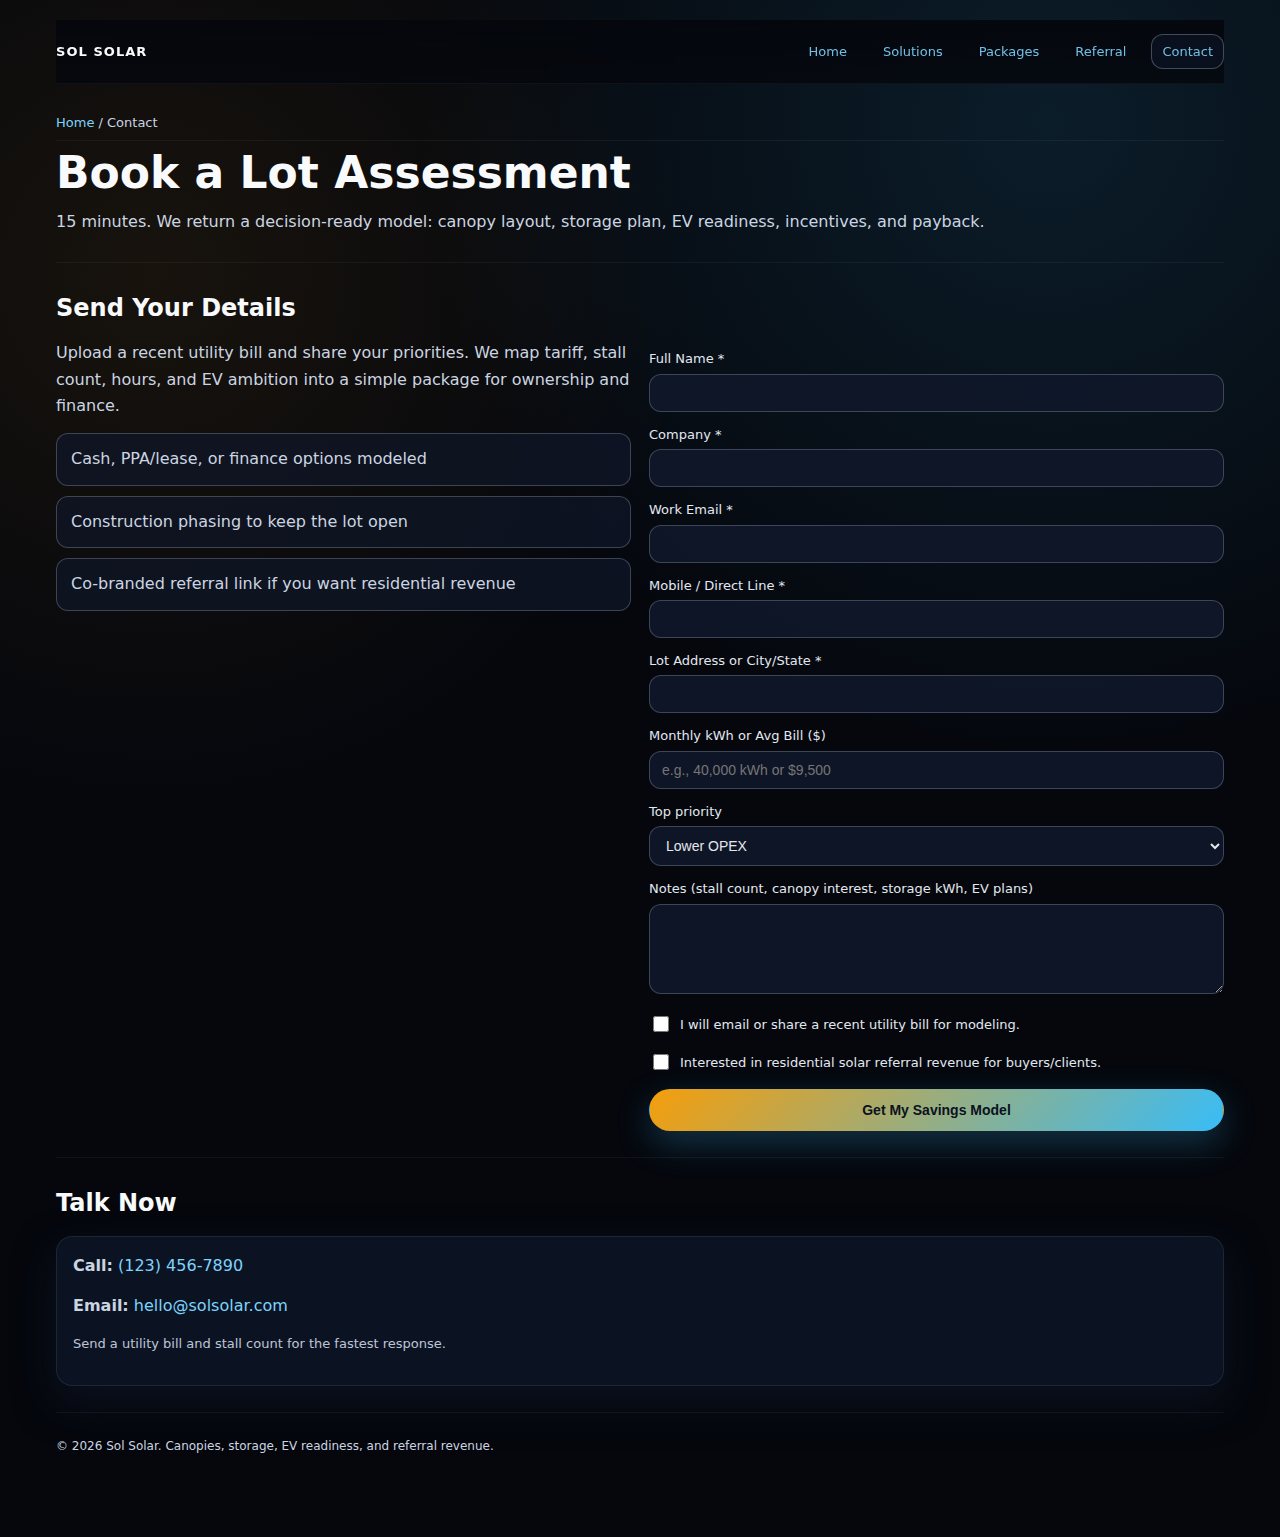
<file: contact.html>
<!DOCTYPE html>
<html lang="en">
<head>
  <meta charset="UTF-8">
  <title>Contact Sol Solar | Book a Lot Assessment</title>
  <meta name="viewport" content="width=device-width, initial-scale=1">
  <meta name="description" content="Send your utility bill, stall count, and EV goals for a fast solar canopy and storage model.">
  <link rel="stylesheet" href="styles.css">
</head>
<body>
  <div class="page">
    <header>
      <div class="nav" aria-label="Primary">
        <div class="brand">Sol Solar</div>
        <nav class="nav-links">
          <a href="index.html">Home</a>
          <a href="solutions.html">Solutions</a>
          <a href="products.html">Packages</a>
          <a href="referrals.html">Referral</a>
          <a aria-current="page" href="contact.html">Contact</a>
        </nav>
      </div>
    </header>

    <div class="breadcrumb"><a href="index.html">Home</a> / Contact</div>

    <section class="hero-mini">
      <h1>Book a Lot Assessment</h1>
      <p>15 minutes. We return a decision-ready model: canopy layout, storage plan, EV readiness, incentives, and payback.</p>
    </section>

    <section>
      <h2>Send Your Details</h2>
      <div class="two-col">
        <div>
          <p>Upload a recent utility bill and share your priorities. We map tariff, stall count, hours, and EV ambition into a simple package for ownership and finance.</p>
          <ul class="list">
            <li>Cash, PPA/lease, or finance options modeled</li>
            <li>Construction phasing to keep the lot open</li>
            <li>Co-branded referral link if you want residential revenue</li>
          </ul>
        </div>
        <div>
          <form data-endpoint="https://formspree.io/f/YOUR_FORM_ID">
            <div><label for="name">Full Name *</label><input id="name" name="name" required></div>
            <div><label for="company">Company *</label><input id="company" name="company" required></div>
            <div><label for="email">Work Email *</label><input id="email" type="email" name="email" required></div>
            <div><label for="phone">Mobile / Direct Line *</label><input id="phone" name="phone" required pattern="[- +()0-9]{7,}"></div>
            <div><label for="location">Lot Address or City/State *</label><input id="location" name="location" required></div>
            <div><label for="load">Monthly kWh or Avg Bill ($)</label><input id="load" name="load" placeholder="e.g., 40,000 kWh or $9,500"></div>
            <div><label for="priority">Top priority</label><select id="priority" name="priority"><option>Lower OPEX</option><option>Demand charge relief</option><option>Shade canopies</option><option>EV/charger readiness</option><option>Resilience / outage protection</option></select></div>
            <div><label for="notes">Notes (stall count, canopy interest, storage kWh, EV plans)</label><textarea id="notes" name="notes"></textarea></div>
            <div class="checkbox-row"><input id="upload" type="checkbox" name="upload"><label for="upload">I will email or share a recent utility bill for modeling.</label></div>
            <div class="checkbox-row"><input id="referral" type="checkbox" name="referral"><label for="referral">Interested in residential solar referral revenue for buyers/clients.</label></div>
            <button type="submit" class="btn btn-primary" style="width:100%;">Get My Savings Model</button>
            <div class="form-status ok">Thanks! We have your details and will send your model.</div>
            <div class="form-status"></div>
          </form>
        </div>
      </div>
    </section>

    <section>
      <h2>Talk Now</h2>
      <div class="card">
        <p><strong>Call:</strong> <a href="tel:+11234567890">(123) 456-7890</a></p>
        <p><strong>Email:</strong> <a href="mailto:hello@solsolar.com">hello@solsolar.com</a></p>
        <p class="note">Send a utility bill and stall count for the fastest response.</p>
      </div>
    </section>

    <footer>
      &copy; <span data-year></span> Sol Solar. Canopies, storage, EV readiness, and referral revenue.
    </footer>
  </div>
  <script src="script.js"></script>
</body>
</html>
</file>
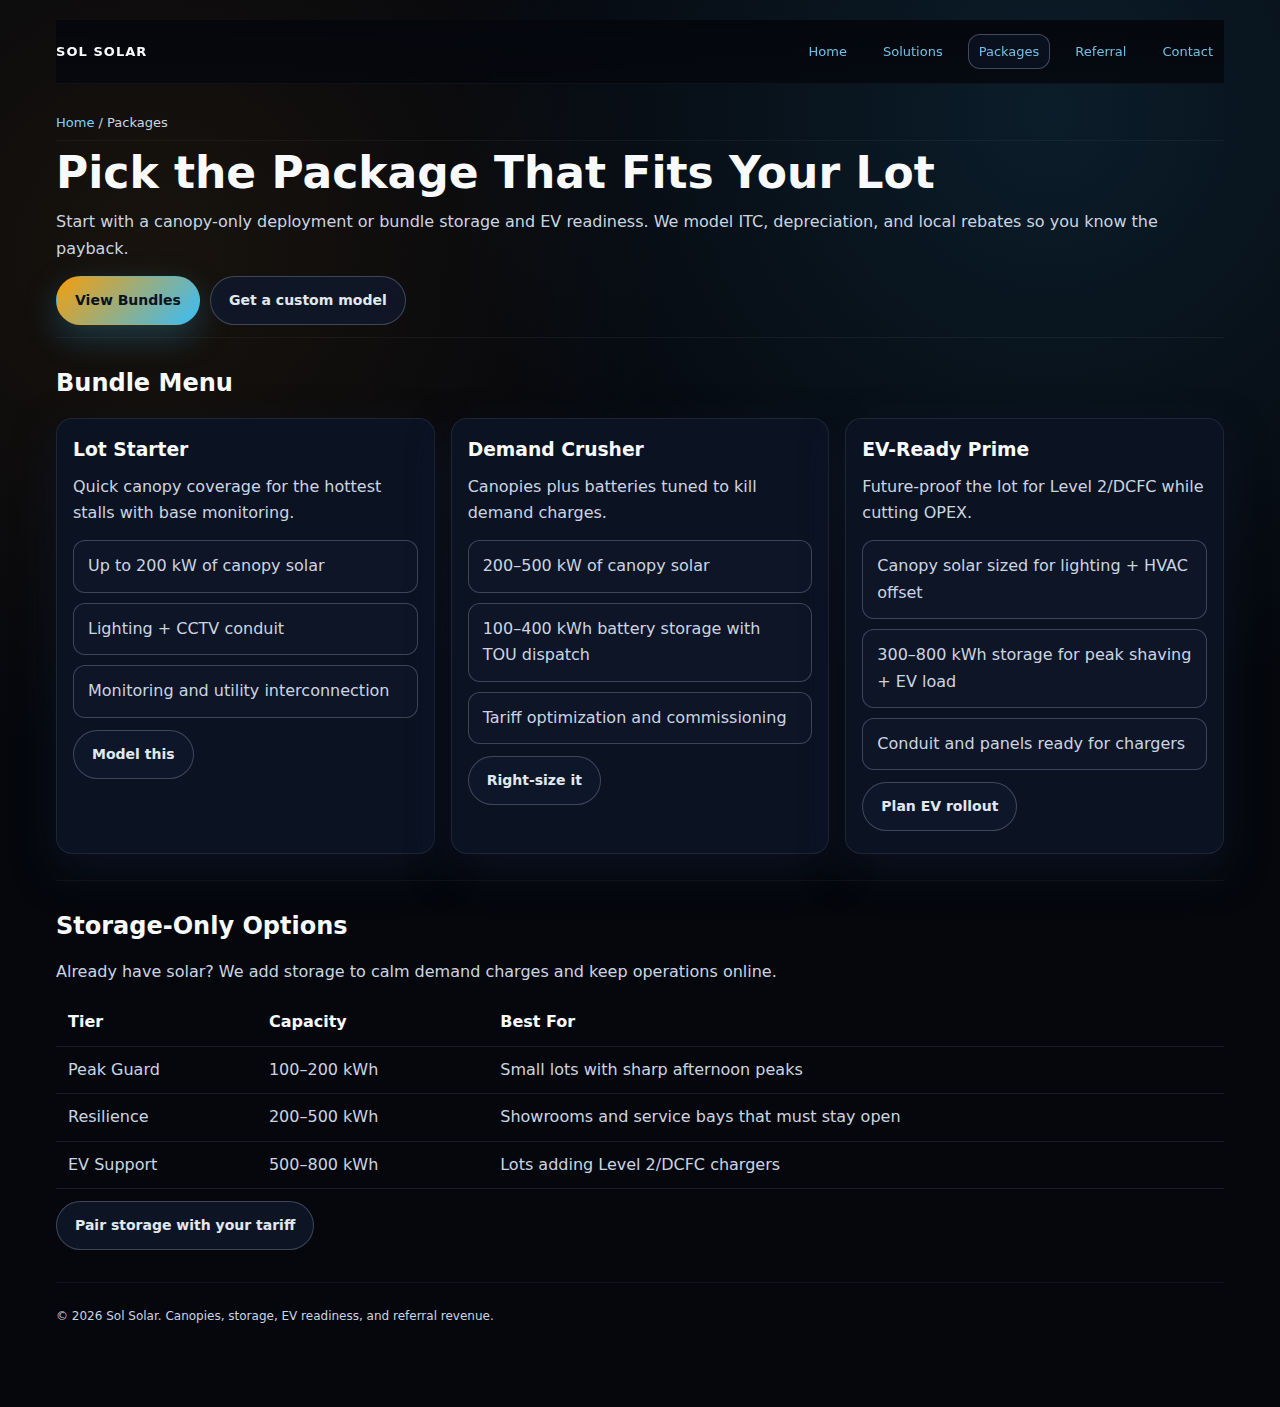
<file: products.html>
<!DOCTYPE html>
<html lang="en">
<head>
  <meta charset="UTF-8">
  <title>Sol Solar Packages | Canopy, Storage, EV Bundles</title>
  <meta name="viewport" content="width=device-width, initial-scale=1">
  <meta name="description" content="Pre-built solar canopy, storage, and EV-ready bundles for lots of every size.">
  <link rel="stylesheet" href="styles.css">
</head>
<body>
  <div class="page">
    <header>
      <div class="nav" aria-label="Primary">
        <div class="brand">Sol Solar</div>
        <nav class="nav-links">
          <a href="index.html">Home</a>
          <a href="solutions.html">Solutions</a>
          <a aria-current="page" href="products.html">Packages</a>
          <a href="referrals.html">Referral</a>
          <a href="contact.html">Contact</a>
        </nav>
      </div>
    </header>

    <div class="breadcrumb"><a href="index.html">Home</a> / Packages</div>

    <section class="hero-mini">
      <h1>Pick the Package That Fits Your Lot</h1>
      <p>Start with a canopy-only deployment or bundle storage and EV readiness. We model ITC, depreciation, and local rebates so you know the payback.</p>
      <div class="hero-cta">
        <a class="btn btn-primary" href="#bundles">View Bundles</a>
        <a class="btn btn-secondary" href="contact.html">Get a custom model</a>
      </div>
    </section>

    <section id="bundles">
      <h2>Bundle Menu</h2>
      <div class="grid">
        <div class="card">
          <h3>Lot Starter</h3>
          <p>Quick canopy coverage for the hottest stalls with base monitoring.</p>
          <ul class="list">
            <li>Up to 200 kW of canopy solar</li>
            <li>Lighting + CCTV conduit</li>
            <li>Monitoring and utility interconnection</li>
          </ul>
          <div class="cta-row"><a class="btn btn-secondary" href="contact.html">Model this</a></div>
        </div>
        <div class="card">
          <h3>Demand Crusher</h3>
          <p>Canopies plus batteries tuned to kill demand charges.</p>
          <ul class="list">
            <li>200–500 kW of canopy solar</li>
            <li>100–400 kWh battery storage with TOU dispatch</li>
            <li>Tariff optimization and commissioning</li>
          </ul>
          <div class="cta-row"><a class="btn btn-secondary" href="contact.html">Right-size it</a></div>
        </div>
        <div class="card">
          <h3>EV-Ready Prime</h3>
          <p>Future-proof the lot for Level 2/DCFC while cutting OPEX.</p>
          <ul class="list">
            <li>Canopy solar sized for lighting + HVAC offset</li>
            <li>300–800 kWh storage for peak shaving + EV load</li>
            <li>Conduit and panels ready for chargers</li>
          </ul>
          <div class="cta-row"><a class="btn btn-secondary" href="contact.html">Plan EV rollout</a></div>
        </div>
      </div>
    </section>

    <section id="storage">
      <h2>Storage-Only Options</h2>
      <p>Already have solar? We add storage to calm demand charges and keep operations online.</p>
      <table class="table">
        <thead><tr><th>Tier</th><th>Capacity</th><th>Best For</th></tr></thead>
        <tbody>
          <tr><td>Peak Guard</td><td>100–200 kWh</td><td>Small lots with sharp afternoon peaks</td></tr>
          <tr><td>Resilience</td><td>200–500 kWh</td><td>Showrooms and service bays that must stay open</td></tr>
          <tr><td>EV Support</td><td>500–800 kWh</td><td>Lots adding Level 2/DCFC chargers</td></tr>
        </tbody>
      </table>
      <div class="cta-row" style="margin-top:12px;"><a class="btn btn-secondary" href="contact.html">Pair storage with your tariff</a></div>
    </section>

    <footer>
      &copy; <span data-year></span> Sol Solar. Canopies, storage, EV readiness, and referral revenue.
    </footer>
  </div>
  <script src="script.js"></script>
</body>
</html>
</file>
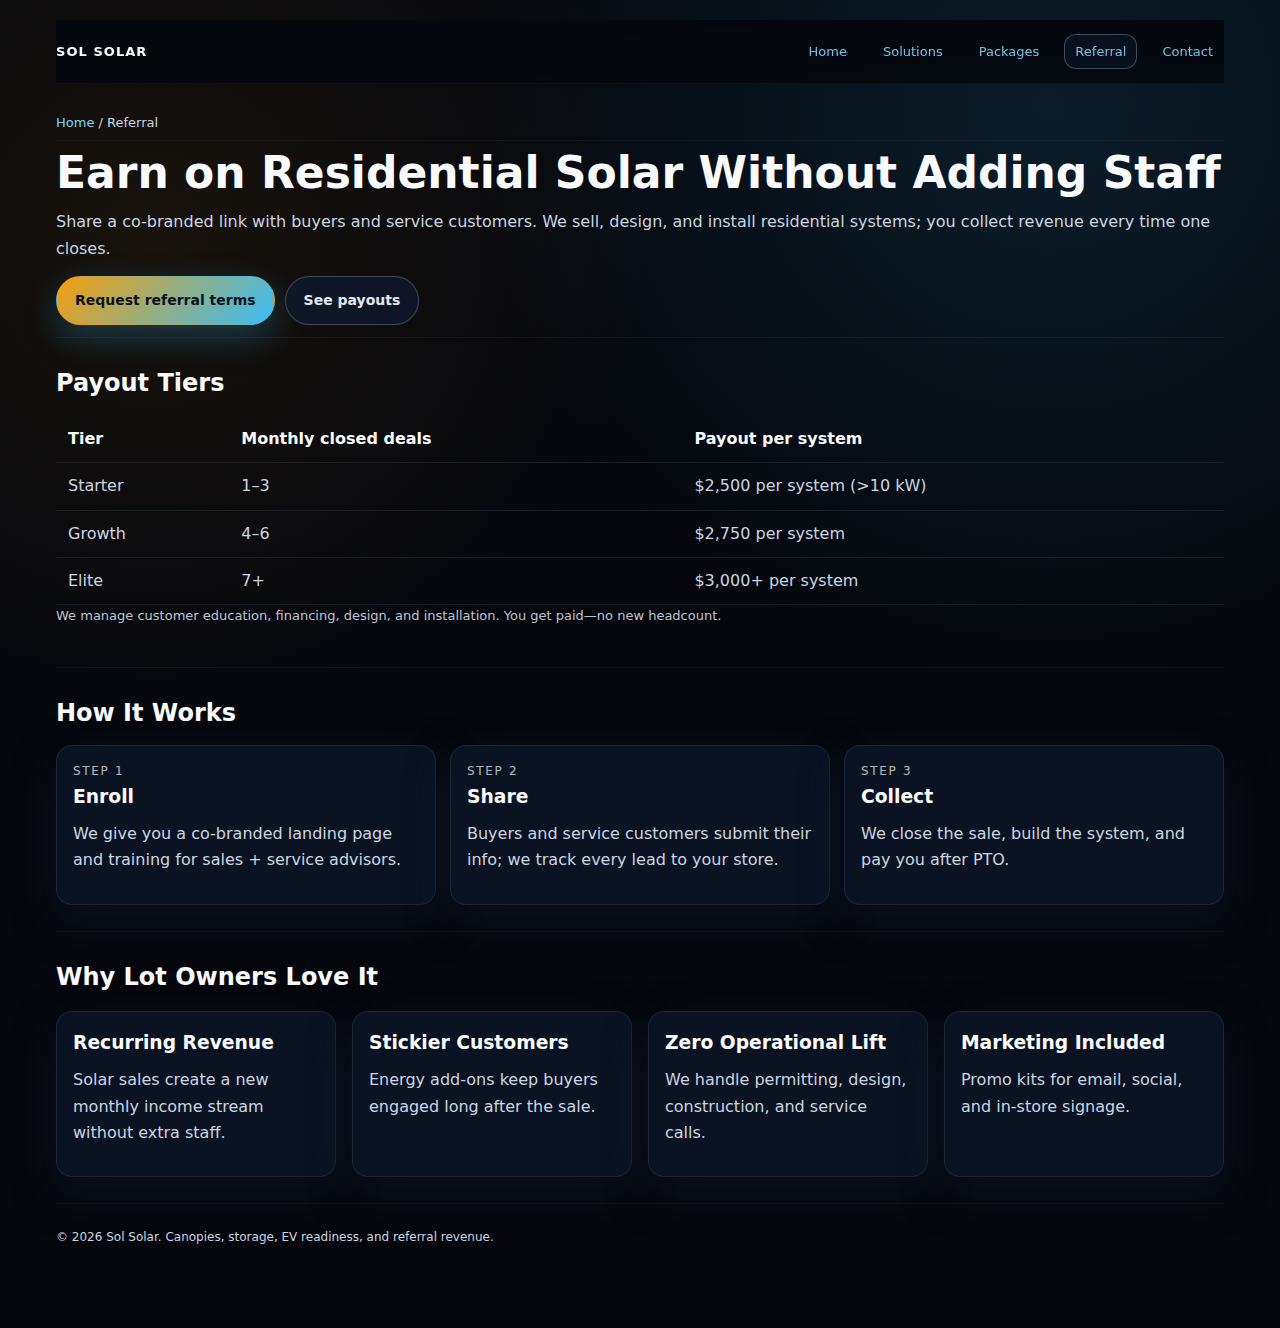
<file: referrals.html>
<!DOCTYPE html>
<html lang="en">
<head>
  <meta charset="UTF-8">
  <title>Sol Solar Referral Program | Earn on Residential Solar</title>
  <meta name="viewport" content="width=device-width, initial-scale=1">
  <meta name="description" content="Earn recurring revenue when your buyers and service customers go solar. Co-branded referral program for dealers and lot owners.">
  <link rel="stylesheet" href="styles.css">
</head>
<body>
  <div class="page">
    <header>
      <div class="nav" aria-label="Primary">
        <div class="brand">Sol Solar</div>
        <nav class="nav-links">
          <a href="index.html">Home</a>
          <a href="solutions.html">Solutions</a>
          <a href="products.html">Packages</a>
          <a aria-current="page" href="referrals.html">Referral</a>
          <a href="contact.html">Contact</a>
        </nav>
      </div>
    </header>

    <div class="breadcrumb"><a href="index.html">Home</a> / Referral</div>

    <section class="hero-mini">
      <h1>Earn on Residential Solar Without Adding Staff</h1>
      <p>Share a co-branded link with buyers and service customers. We sell, design, and install residential systems; you collect revenue every time one closes.</p>
      <div class="hero-cta">
        <a class="btn btn-primary" href="contact.html">Request referral terms</a>
        <a class="btn btn-secondary" href="#tiers">See payouts</a>
      </div>
    </section>

    <section id="tiers">
      <h2>Payout Tiers</h2>
      <table class="table">
        <thead><tr><th>Tier</th><th>Monthly closed deals</th><th>Payout per system</th></tr></thead>
        <tbody>
          <tr><td>Starter</td><td>1–3</td><td>$2,500 per system (&gt;10 kW)</td></tr>
          <tr><td>Growth</td><td>4–6</td><td>$2,750 per system</td></tr>
          <tr><td>Elite</td><td>7+</td><td>$3,000+ per system</td></tr>
        </tbody>
      </table>
      <p class="note">We manage customer education, financing, design, and installation. You get paid—no new headcount.</p>
    </section>

    <section>
      <h2>How It Works</h2>
      <div class="steps">
        <div class="card"><div class="step-number">Step 1</div><h3>Enroll</h3><p>We give you a co-branded landing page and training for sales + service advisors.</p></div>
        <div class="card"><div class="step-number">Step 2</div><h3>Share</h3><p>Buyers and service customers submit their info; we track every lead to your store.</p></div>
        <div class="card"><div class="step-number">Step 3</div><h3>Collect</h3><p>We close the sale, build the system, and pay you after PTO.</p></div>
      </div>
    </section>

    <section>
      <h2>Why Lot Owners Love It</h2>
      <div class="grid">
        <div class="card"><h3>Recurring Revenue</h3><p>Solar sales create a new monthly income stream without extra staff.</p></div>
        <div class="card"><h3>Stickier Customers</h3><p>Energy add-ons keep buyers engaged long after the sale.</p></div>
        <div class="card"><h3>Zero Operational Lift</h3><p>We handle permitting, design, construction, and service calls.</p></div>
        <div class="card"><h3>Marketing Included</h3><p>Promo kits for email, social, and in-store signage.</p></div>
      </div>
    </section>

    <footer>
      &copy; <span data-year></span> Sol Solar. Canopies, storage, EV readiness, and referral revenue.
    </footer>
  </div>
  <script src="script.js"></script>
</body>
</html>
</file>
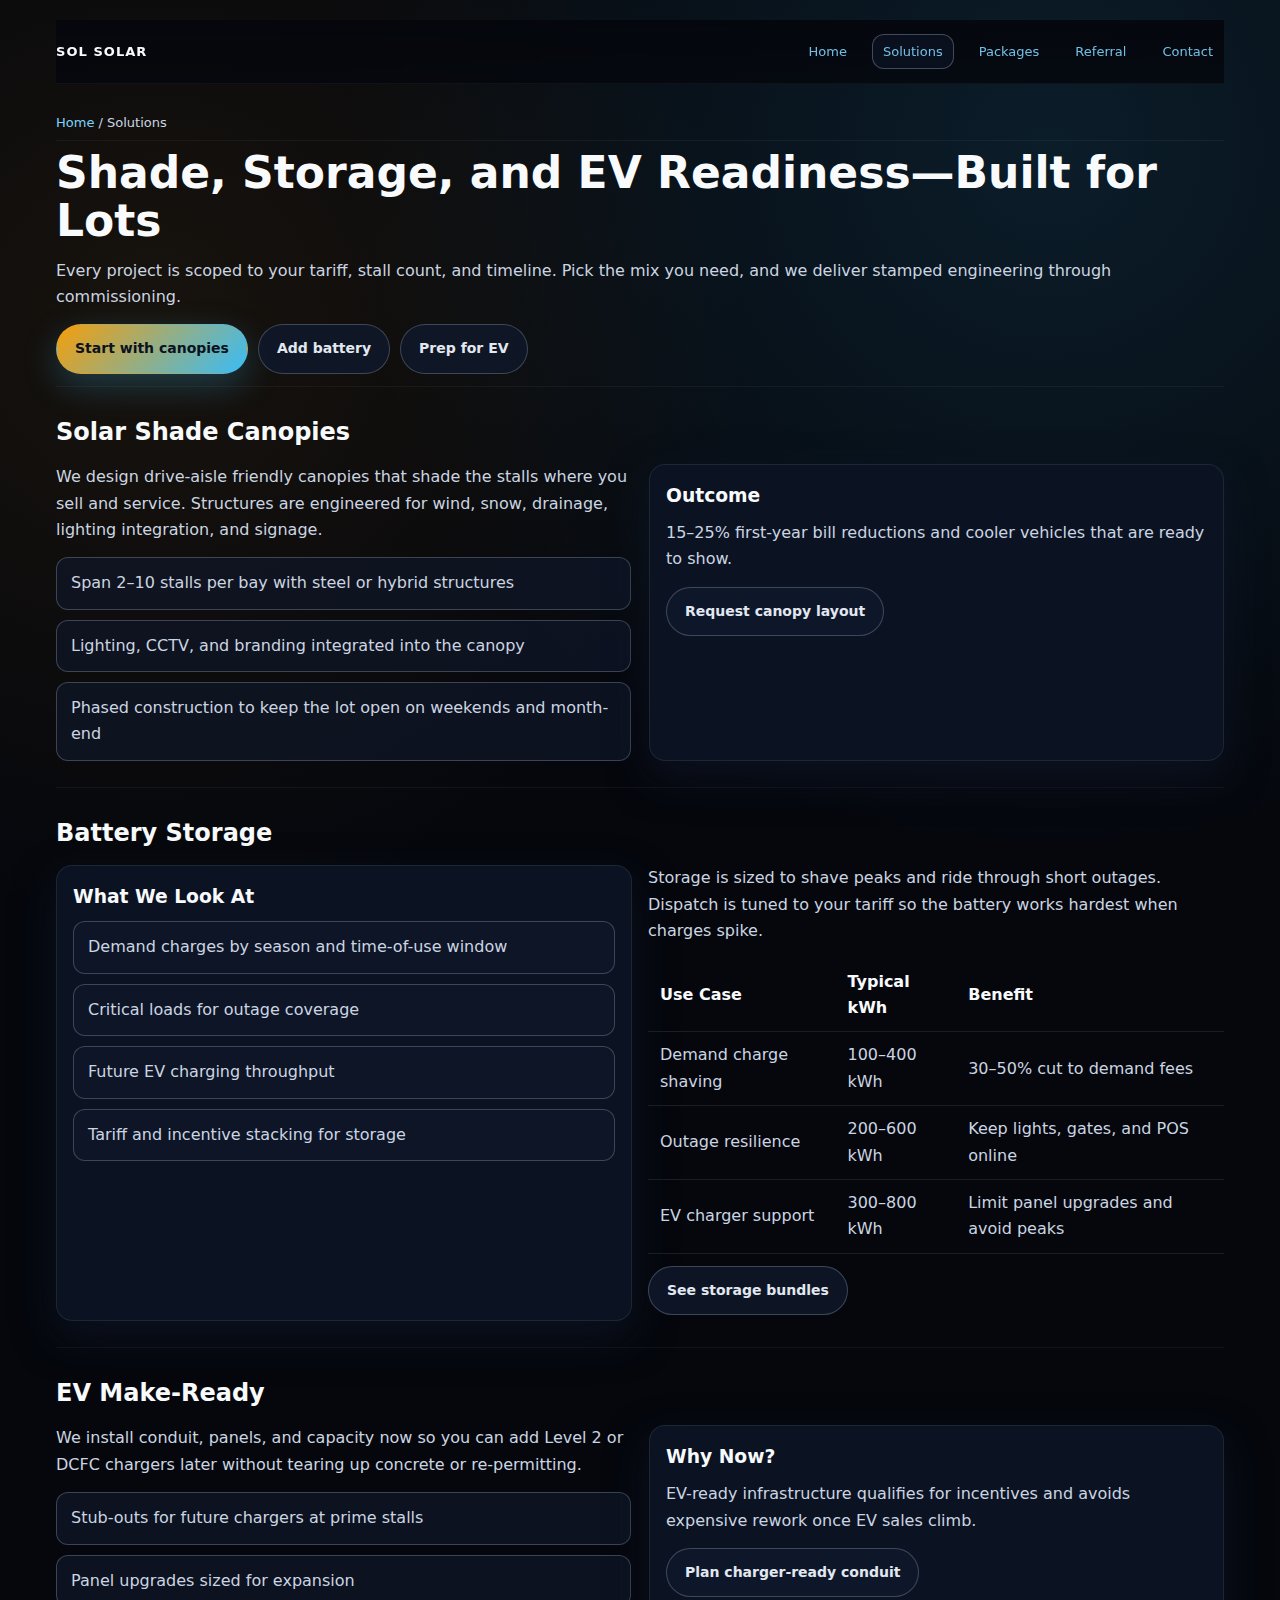
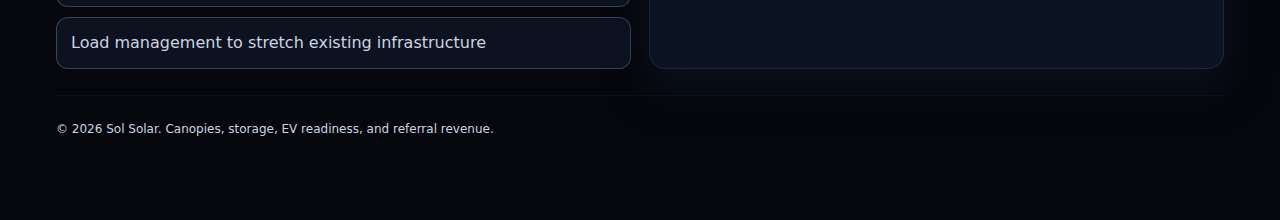
<file: solutions.html>
<!DOCTYPE html>
<html lang="en">
<head>
  <meta charset="UTF-8">
  <title>Sol Solar Solutions | Canopies, Storage, EV</title>
  <meta name="viewport" content="width=device-width, initial-scale=1">
  <meta name="description" content="Solar shade canopies, battery storage, and EV make-ready solutions for auto lots, fleets, and RV/boat yards.">
  <link rel="stylesheet" href="styles.css">
</head>
<body>
  <div class="page">
    <header>
      <div class="nav" aria-label="Primary">
        <div class="brand">Sol Solar</div>
        <nav class="nav-links">
          <a href="index.html">Home</a>
          <a aria-current="page" href="solutions.html">Solutions</a>
          <a href="products.html">Packages</a>
          <a href="referrals.html">Referral</a>
          <a href="contact.html">Contact</a>
        </nav>
      </div>
    </header>

    <div class="breadcrumb"><a href="index.html">Home</a> / Solutions</div>

    <section class="hero-mini">
      <h1>Shade, Storage, and EV Readiness—Built for Lots</h1>
      <p>Every project is scoped to your tariff, stall count, and timeline. Pick the mix you need, and we deliver stamped engineering through commissioning.</p>
      <div class="hero-cta">
        <a class="btn btn-primary" href="#canopies">Start with canopies</a>
        <a class="btn btn-secondary" href="#storage">Add battery</a>
        <a class="btn btn-secondary" href="#ev">Prep for EV</a>
      </div>
    </section>

    <section id="canopies">
      <h2>Solar Shade Canopies</h2>
      <div class="two-col">
        <div>
          <p>We design drive-aisle friendly canopies that shade the stalls where you sell and service. Structures are engineered for wind, snow, drainage, lighting integration, and signage.</p>
          <ul class="list">
            <li>Span 2–10 stalls per bay with steel or hybrid structures</li>
            <li>Lighting, CCTV, and branding integrated into the canopy</li>
            <li>Phased construction to keep the lot open on weekends and month-end</li>
          </ul>
        </div>
        <div class="card">
          <h3>Outcome</h3>
          <p>15–25% first-year bill reductions and cooler vehicles that are ready to show.</p>
          <div class="cta-row"><a class="btn btn-secondary" href="contact.html">Request canopy layout</a></div>
        </div>
      </div>
    </section>

    <section id="storage">
      <h2>Battery Storage</h2>
      <div class="split">
        <div class="card">
          <h3>What We Look At</h3>
          <ul class="list">
            <li>Demand charges by season and time-of-use window</li>
            <li>Critical loads for outage coverage</li>
            <li>Future EV charging throughput</li>
            <li>Tariff and incentive stacking for storage</li>
          </ul>
        </div>
        <div>
          <p>Storage is sized to shave peaks and ride through short outages. Dispatch is tuned to your tariff so the battery works hardest when charges spike.</p>
          <table class="table">
            <thead><tr><th>Use Case</th><th>Typical kWh</th><th>Benefit</th></tr></thead>
            <tbody>
              <tr><td>Demand charge shaving</td><td>100–400 kWh</td><td>30–50% cut to demand fees</td></tr>
              <tr><td>Outage resilience</td><td>200–600 kWh</td><td>Keep lights, gates, and POS online</td></tr>
              <tr><td>EV charger support</td><td>300–800 kWh</td><td>Limit panel upgrades and avoid peaks</td></tr>
            </tbody>
          </table>
          <div class="cta-row" style="margin-top:12px;"><a class="btn btn-secondary" href="products.html#storage">See storage bundles</a></div>
        </div>
      </div>
    </section>

    <section id="ev">
      <h2>EV Make-Ready</h2>
      <div class="two-col">
        <div>
          <p>We install conduit, panels, and capacity now so you can add Level 2 or DCFC chargers later without tearing up concrete or re-permitting.</p>
          <ul class="list">
            <li>Stub-outs for future chargers at prime stalls</li>
            <li>Panel upgrades sized for expansion</li>
            <li>Load management to stretch existing infrastructure</li>
          </ul>
        </div>
        <div class="card">
          <h3>Why Now?</h3>
          <p>EV-ready infrastructure qualifies for incentives and avoids expensive rework once EV sales climb.</p>
          <div class="cta-row"><a class="btn btn-secondary" href="contact.html">Plan charger-ready conduit</a></div>
        </div>
      </div>
    </section>

    <footer>
      &copy; <span data-year></span> Sol Solar. Canopies, storage, EV readiness, and referral revenue.
    </footer>
  </div>
  <script src="script.js"></script>
</body>
</html>
</file>
<file: styles.css>
:root {
  --bg: #05070d;
  --panel: #0b1323;
  --panel-2: #0f1b30;
  --text: #f8fafc;
  --muted: #cbd5e1;
  --accent: #f59e0b;
  --accent-2: #38bdf8;
  --border: rgba(148,163,184,0.35);
}
* { box-sizing: border-box; }
body {
  margin: 0;
  font-family: system-ui, -apple-system, "Segoe UI", sans-serif;
  background:
    radial-gradient(circle at 12% 18%, rgba(245,158,11,0.08), transparent 32%),
    radial-gradient(circle at 82% 8%, rgba(56,189,248,0.12), transparent 36%),
    var(--bg);
  color: var(--text);
  line-height: 1.65;
}
a { color: #7dd3fc; text-decoration: none; }
a:hover { text-decoration: underline; }
.page { max-width: 1200px; margin: 0 auto; padding: 20px 16px 80px; }
header {
  position: sticky; top: 0; z-index: 10;
  background: linear-gradient(180deg, rgba(5,7,13,0.96), rgba(5,7,13,0.82));
  backdrop-filter: blur(12px);
  border-bottom: 1px solid rgba(148,163,184,0.08);
  padding: 14px 0;
  margin-bottom: 28px;
}
.nav { display: flex; justify-content: space-between; align-items: center; gap: 16px; }
.brand { font-weight: 800; letter-spacing: 0.08em; text-transform: uppercase; font-size: 13px; }
.nav-links { display: flex; gap: 14px; flex-wrap: wrap; font-size: 13px; opacity: 0.9; }
.nav-links a { padding: 6px 10px; border-radius: 12px; border: 1px solid transparent; transition: border-color 120ms ease, background 120ms ease; }
.nav-links a:hover, .nav-links a[aria-current="page"] { border-color: rgba(148,163,184,0.45); background: rgba(15,23,42,0.6); text-decoration: none; }
h1 { font-size: clamp(32px, 4vw, 44px); line-height: 1.1; margin: 0 0 12px; }
h2 { font-size: 24px; margin: 0 0 12px; }
h3 { margin: 0 0 8px; }
p { margin: 0 0 14px; color: var(--muted); }
.hero { display: grid; grid-template-columns: minmax(0,1.2fr) minmax(0,1fr); gap: 28px; align-items: center; padding: 8px 0 36px; }
@media (max-width: 900px) { .hero { grid-template-columns: 1fr; } .nav { flex-direction: column; align-items: flex-start; } }
.badge-row { display: flex; flex-wrap: wrap; gap: 8px; margin: 12px 0 18px; }
.pill { display: inline-flex; align-items: center; gap: 6px; padding: 6px 10px; border-radius: 999px; border: 1px solid var(--border); background: rgba(15,23,42,0.6); font-size: 12px; letter-spacing: 0.06em; text-transform: uppercase; }
.cta-row { display: flex; flex-wrap: wrap; gap: 12px; margin: 12px 0 6px; }
.btn { display: inline-flex; align-items: center; justify-content: center; gap: 6px; padding: 12px 18px; border-radius: 999px; font-weight: 700; font-size: 14px; border: 1px solid transparent; cursor: pointer; text-decoration: none; transition: transform 120ms ease, box-shadow 120ms ease, border-color 120ms ease; }
.btn-primary { background: linear-gradient(135deg, var(--accent), var(--accent-2)); color: #0b1220; box-shadow: 0 12px 34px rgba(56,189,248,0.25); }
.btn-primary:hover { transform: translateY(-1px); box-shadow: 0 16px 40px rgba(56,189,248,0.32); }
.btn-secondary { background: rgba(15,23,42,0.85); border-color: var(--border); color: #e2e8f0; }
.btn-secondary:hover { border-color: #94a3b8; transform: translateY(-1px); }
.hero-visual { border-radius: 20px; padding: 18px; border: 1px solid rgba(148,163,184,0.5); background: radial-gradient(circle at 10% 12%, rgba(245,158,11,0.1), rgba(245,158,11,0.02)), radial-gradient(circle at 80% 10%, rgba(56,189,248,0.12), rgba(56,189,248,0.02)), var(--panel); box-shadow: 0 24px 70px rgba(15,23,42,0.85); }
.pill-row { display: flex; flex-wrap: wrap; gap: 8px; margin-top: 10px; }
section { padding: 26px 0; border-top: 1px solid rgba(148,163,184,0.08); }
.grid { display: grid; gap: 16px; grid-template-columns: repeat(auto-fit, minmax(240px,1fr)); margin-top: 14px; }
.card { background: var(--panel); border: 1px solid rgba(31,41,55,0.9); border-radius: 16px; padding: 16px; box-shadow: 0 16px 40px rgba(15,23,42,0.65); transition: transform 120ms ease, border-color 120ms ease, box-shadow 120ms ease; }
.card:hover { transform: translateY(-3px); border-color: #38bdf8; box-shadow: 0 22px 46px rgba(56,189,248,0.18); }
.two-col { display: grid; grid-template-columns: minmax(0,1fr) minmax(0,1fr); gap: 18px; margin-top: 12px; }
@media (max-width: 920px) { .two-col { grid-template-columns: 1fr; } }
form { display: grid; gap: 12px; margin-top: 8px; }
label { font-size: 13px; color: #e2e8f0; display: block; margin-bottom: 4px; }
input, select, textarea { width: 100%; padding: 10px 12px; border-radius: 12px; border: 1px solid var(--border); background: rgba(15,23,42,0.9); color: #e5e7eb; font-size: 14px; }
textarea { min-height: 90px; resize: vertical; }
.checkbox-row { display: flex; align-items: flex-start; gap: 8px; font-size: 12px; color: #cbd5e1; }
.checkbox-row input { width: 16px; height: 16px; margin-top: 2px; }
.form-status { font-size: 13px; display: none; }
.form-status.ok { color: #bbf7d0; }
.form-status.err { color: #fca5a5; }
.steps { display: grid; grid-template-columns: repeat(auto-fit, minmax(240px,1fr)); gap: 14px; margin-top: 10px; }
.step-number { font-size: 12px; letter-spacing: 0.14em; text-transform: uppercase; opacity: 0.7; }
.kpi { display: grid; grid-template-columns: repeat(auto-fit, minmax(160px,1fr)); gap: 10px; margin-top: 10px; }
.kpi .card { text-align: left; }
.kpi strong { font-size: 20px; color: #f8fafc; }
.faq-grid { display: grid; grid-template-columns: repeat(auto-fit, minmax(260px,1fr)); gap: 12px; margin-top: 10px; }
.ribbon { margin: 0 -16px 14px; padding: 10px 16px; border-radius: 12px; background: rgba(245,158,11,0.1); border: 1px solid rgba(245,158,11,0.35); color: #fbbf24; font-weight: 700; font-size: 13px; }
.note { font-size: 13px; color: #cbd5e1; opacity: 0.92; }
footer { padding-top: 24px; border-top: 1px solid rgba(148,163,184,0.08); font-size: 12px; color: #cbd5e1; }
.media-grid { display: grid; grid-template-columns: repeat(auto-fit, minmax(260px,1fr)); gap: 14px; margin-top: 12px; }
.media-card { background: var(--panel); border: 1px solid rgba(31,41,55,0.9); border-radius: 14px; overflow: hidden; box-shadow: 0 16px 36px rgba(15,23,42,0.6); }
.media-img { width: 100%; display: block; height: 180px; object-fit: cover; }
.media-caption { padding: 10px 12px; font-size: 13px; color: var(--muted); }
.video-grid { display: grid; grid-template-columns: repeat(auto-fit, minmax(300px,1fr)); gap: 14px; margin-top: 12px; }
.video-frame { position: relative; padding-bottom: 56.25%; height: 0; border-radius: 12px; overflow: hidden; border: 1px solid rgba(148,163,184,0.4); background: #0f1b30; box-shadow: 0 16px 36px rgba(15,23,42,0.6); }
.video-frame iframe { position: absolute; inset: 0; width: 100%; height: 100%; border: 0; }
.split { display: grid; gap: 16px; grid-template-columns: minmax(0,1fr) minmax(0,1fr); margin-top: 12px; }
@media (max-width: 900px) { .split { grid-template-columns: 1fr; } }
.list { list-style: none; padding: 0; margin: 0; display: grid; gap: 10px; }
.list li { padding: 12px 14px; border-radius: 12px; border: 1px solid var(--border); background: rgba(15,23,42,0.7); color: var(--muted); }
.hero-mini { padding: 8px 0 12px; }
.breadcrumb { font-size: 13px; color: var(--muted); margin-bottom: 6px; }
.table { width: 100%; border-collapse: collapse; margin-top: 10px; }
.table th, .table td { text-align: left; padding: 10px 12px; border-bottom: 1px solid rgba(148,163,184,0.15); color: var(--muted); }
.table th { color: var(--text); font-weight: 700; }
.hero-cta { display: flex; flex-wrap: wrap; gap: 10px; margin-top: 10px; }
.small { font-size: 12px; color: var(--muted); }
</file>
